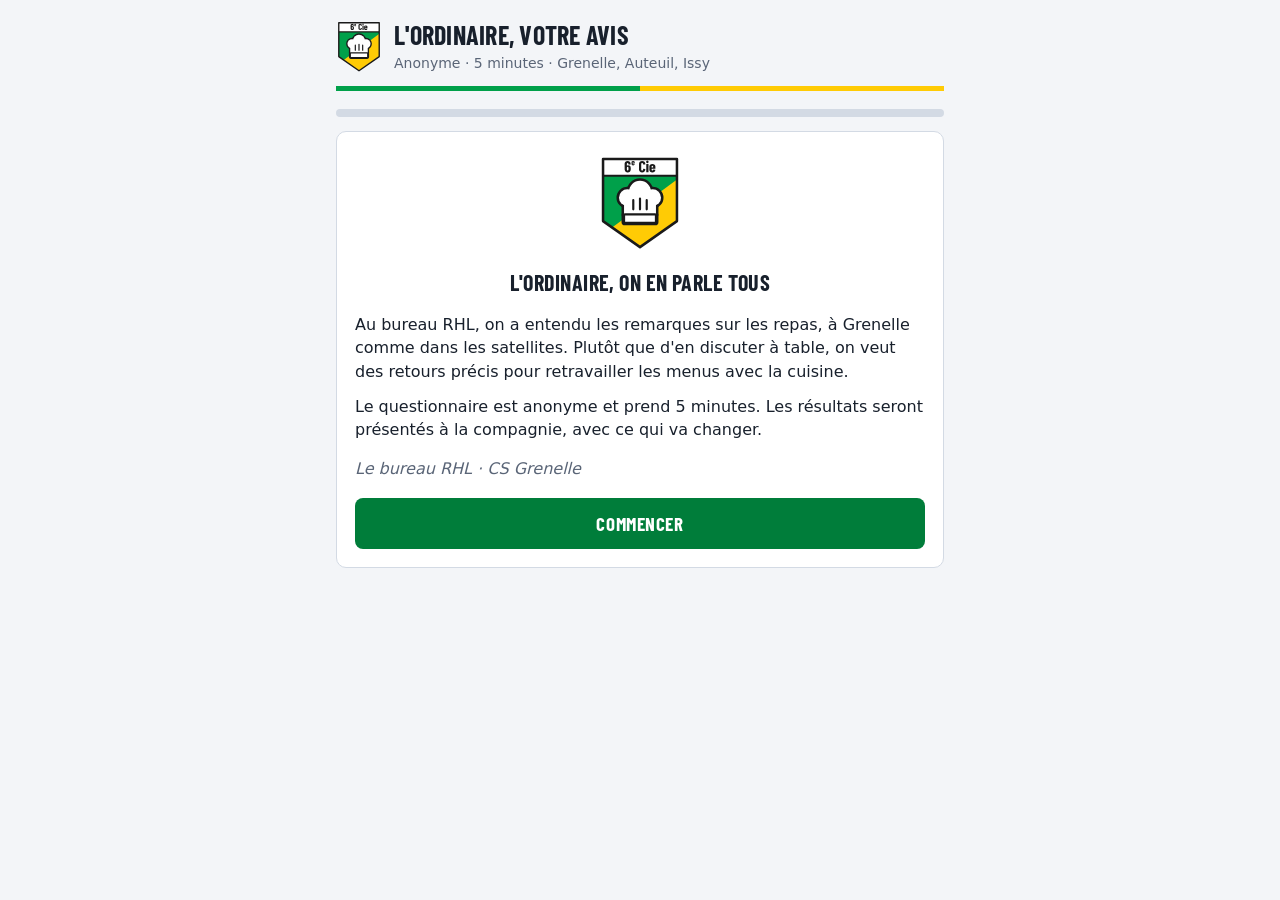
<file: public/index.html>
<!doctype html>
<html lang="fr">
<head>
<meta charset="utf-8">
<meta name="viewport" content="width=device-width,initial-scale=1">
<title>Questionnaire ordinaire</title>
<link rel="icon" href="logo.svg" type="image/svg+xml">
<link rel="apple-touch-icon" href="icone-180.png">
<meta name="theme-color" content="#00a04a">
<link rel="stylesheet" href="style.css">
<style>
.etape{display:flex;justify-content:space-between;color:var(--muted);font-size:13px;margin:-6px 0 12px}
.menu{border:1px solid var(--line);border-radius:12px;padding:12px;margin-top:4px}
.menu h3{font-size:13px;color:var(--muted);text-transform:uppercase;letter-spacing:.05em;margin:12px 0 8px}
.menu h3:first-child{margin-top:0}
.plat{border:1.5px solid var(--line);background:transparent;color:var(--ink);border-radius:10px;padding:8px 11px;font:inherit;font-size:14px;cursor:pointer;-webkit-tap-highlight-color:transparent;text-align:left}
.plat.plus{background:#e3f3e9;border-color:var(--ok);color:#174d2e}
.plat.moins{background:var(--bad-soft);border-color:var(--bad);color:var(--bad);text-decoration:line-through}
@media (prefers-color-scheme:dark){.plat.plus{background:#163223;color:#9fe0b8}}
.menu .row{margin-top:14px;border-top:1px solid var(--line);padding-top:12px}
.champ{width:100%;border:1.5px solid var(--line);border-radius:10px;padding:10px;font:inherit;background:transparent;color:var(--ink);margin-bottom:8px}
.welcome p{margin:0 0 12px}
.welcome .logo-accueil{display:block;width:84px;height:auto;margin:4px auto 14px}
.welcome h2{text-align:center;margin-bottom:14px}
.welcome .signature{color:var(--muted);font-style:italic;margin:16px 0 18px}
</style>
</head>
<body>
<div class="wrap">
  <header class="top">
    <img class="logo" src="logo.svg" alt="" width="46" height="54">
    <div><h1>L'ordinaire, votre avis</h1><p class="sub">Anonyme · 5 minutes · Grenelle, Auteuil, Issy</p></div>
  </header>
  <div class="prog"><i id="prog"></i></div>
  <main id="app"></main>
</div>
<script src="config.js"></script>
<script>
const R = {}; let etape = -1;
const app = document.getElementById("app");
const deja = (() => { try { return localStorage.getItem("ordinaire_repondu") } catch { return null } })();
const ENCOURAGE = [];

const ok = s => !s.show || s.show(R);
const etapes = () => SECTIONS.filter(ok);
function el(tag, cls, txt){ const e = document.createElement(tag); if (cls) e.className = cls; if (txt != null) e.textContent = txt; return e }
function pill(label, on, fn, cls = "opt"){ const b = el("button", cls + (on ? " on" : ""), label); b.type = "button"; b.onclick = fn; return b }

function rendreQuestion(q){
  const box = el("div", "q");
  const t = el("div", "qt", q.t); if (q.req) t.appendChild(el("span", "req", " *"));
  box.appendChild(t);
  if (q.type === "radio") {
    const o = el("div", "opts");
    q.o.forEach(x => o.appendChild(pill(x, R[q.id] === x, () => { R[q.id] = R[q.id] === x ? undefined : x; rendre() })));
    box.appendChild(o);
  } else if (q.type === "check") {
    const o = el("div", "opts"), cur = R[q.id] || [];
    q.o.forEach(x => o.appendChild(pill(x, cur.includes(x), () => {
      let v = R[q.id] || [];
      if (v.includes(x)) v = v.filter(y => y !== x);
      else v = x === q.x ? [x] : [...v.filter(y => y !== q.x), x];
      R[q.id] = v; rendre();
    })));
    box.appendChild(o);
  } else if (q.type === "notes") {
    const cur = R[q.id] || {};
    q.c.forEach(c => {
      const row = el("div", "row"); row.appendChild(el("span", "", c));
      const s = el("div", "scale");
      [1,2,3,4,5].forEach(n => s.appendChild(pill(String(n), cur[c] === n, () => { R[q.id] = { ...(R[q.id]||{}), [c]: n }; rendre() })));
      row.appendChild(s); box.appendChild(row);
    });
  } else if (q.type === "scale10") {
    const s = el("div", "scale10");
    for (let n = 1; n <= 10; n++) s.appendChild(pill(String(n), R[q.id] === n, () => { R[q.id] = n; rendre() }));
    box.appendChild(s);
  } else if (q.type === "menu") {
    const cur = R[q.id] || { plus: [], moins: [] };
    const m = el("div", "menu");
    [["☀️ Midi", q.midi], ["🌙 Soir", q.soir]].forEach(([titre, plats]) => {
      m.appendChild(el("h3", "", titre));
      const o = el("div", "opts");
      plats.forEach(p => {
        const etat = cur.plus.includes(p) ? "plus" : cur.moins.includes(p) ? "moins" : "";
        const b = el("button", "plat " + etat, (etat === "plus" ? "👍 " : etat === "moins" ? "👎 " : "") + p);
        b.type = "button";
        b.onclick = () => {
          const v = { note: cur.note, plus: cur.plus.filter(x => x !== p), moins: cur.moins.filter(x => x !== p) };
          if (etat === "") v.plus.push(p); else if (etat === "plus") v.moins.push(p);
          R[q.id] = v; rendre();
        };
        o.appendChild(b);
      });
      m.appendChild(o);
    });
    const row = el("div", "row"); row.appendChild(el("span", "", "Note de la semaine"));
    const s = el("div", "scale");
    [1,2,3,4,5].forEach(n => s.appendChild(pill(String(n), cur.note === n, () => { R[q.id] = { ...cur, note: n }; rendre() })));
    row.appendChild(s); m.appendChild(row);
    box.appendChild(m);
  } else if (q.type === "multitext") {
    const cur = R[q.id] || {};
    q.c.forEach(c => {
      const inp = el("input"); inp.type = "text"; inp.placeholder = c; inp.value = cur[c] || ""; inp.maxLength = 200; inp.className = "champ";
      inp.oninput = () => { const v = { ...(R[q.id] || {}) }; if (inp.value.trim()) v[c] = inp.value; else delete v[c]; R[q.id] = Object.keys(v).length ? v : undefined };
      box.appendChild(inp);
    });
  } else {
    const ta = el("textarea"); ta.value = R[q.id] || ""; ta.maxLength = 1000; ta.placeholder = "Facultatif";
    ta.oninput = () => { R[q.id] = ta.value };
    box.appendChild(ta);
  }
  return box;
}

const vide = v => v == null || v === "" || (Array.isArray(v) && !v.length);
function manquants(sec){ return sec.qs.filter(q => q.req && ok(q) && vide(R[q.id])) }

function accueil(){
  document.getElementById("prog").style.width = "0%";
  app.innerHTML = `<section class="card welcome">
    <img class="logo-accueil" src="logo.svg" alt="Ordinaire 6e compagnie">
    <h2>L'ordinaire, on en parle tous</h2>
    <p>Au bureau RHL, on a entendu les remarques sur les repas, à Grenelle comme dans les satellites. Plutôt que d'en discuter à table, on veut des retours précis pour retravailler les menus avec la cuisine.</p>
    <p>Le questionnaire est anonyme et prend 5 minutes. Les résultats seront présentés à la compagnie, avec ce qui va changer.</p>
    <p class="signature">Le bureau RHL · CS Grenelle</p>
    <button class="btn pri" id="go" style="width:100%">Commencer</button></section>`;
  document.getElementById("go").onclick = () => { etape = 0; rendre(); scrollTo(0, 0) };
}

function rendre(msg){
  const y = window.scrollY;
  const E = etapes(); if (etape >= E.length) etape = E.length - 1;
  app.innerHTML = "";
  document.getElementById("prog").style.width = ((etape + 1) / (E.length + 1) * 100) + "%";
  const info = el("div", "etape"); info.appendChild(el("span", "", `Étape ${etape + 1} / ${E.length}`)); info.appendChild(el("span", "", ENCOURAGE[Math.min(etape, ENCOURAGE.length - 1)] || ""));
  app.appendChild(info);
  const sec = E[etape];
  const card = el("section", "card");
  card.appendChild(el("h2", "", sec.titre));
  if (sec.intro) card.appendChild(el("p", "intro", sec.intro));
  sec.qs.filter(ok).forEach(q => card.appendChild(rendreQuestion(q)));
  if (msg) card.appendChild(el("div", "err", msg));
  app.appendChild(card);
  const bar = el("div", "bar");
  if (etape > 0) { const p = el("button", "btn sec", "Précédent"); p.onclick = () => { etape--; rendre(); scrollTo(0,0) }; bar.appendChild(p) }
  const fin = etape === E.length - 1;
  const n = el("button", "btn pri", fin ? "Envoyer ✓" : "Suivant");
  n.onclick = () => {
    if (manquants(sec).length) return rendre("Merci de répondre aux questions marquées *.");
    if (fin) return envoyer(n);
    etape++; rendre(); scrollTo(0,0);
  };
  bar.appendChild(n); app.appendChild(bar);
  window.scrollTo(0, y);
}

async function envoyer(btn){
  btn.disabled = true; btn.textContent = "Envoi…";
  const data = {};
  etapes().forEach(s => s.qs.forEach(q => { if (ok(q) && !vide(R[q.id])) data[q.id] = R[q.id] }));
  try {
    const r = await fetch("/api/reponse", { method: "POST", headers: { "content-type": "application/json" }, body: JSON.stringify(data) });
    if (!r.ok) throw new Error((await r.json()).erreur || "Erreur");
    try { localStorage.setItem("ordinaire_repondu", "1") } catch {}
    merci();
  } catch (e) { btn.disabled = false; btn.textContent = "Envoyer ✓"; rendre("Envoi impossible (" + e.message + "). Vérifiez le réseau et réessayez."); }
}

function merci(){
  document.getElementById("prog").style.width = "100%";
  app.innerHTML = '<section class="card center"><h2>Merci, c\'est enregistré</h2><p class="intro">Les résultats seront présentés à la compagnie, avec ce qui change dans les menus.</p><p class="intro"><i>Le bureau RHL</i></p></section>';
}

if (deja) app.innerHTML = '<section class="card center"><h2>Vous avez déjà répondu 👍</h2><p class="intro">Merci pour votre participation.</p><button class="btn sec" id="re">Répondre à nouveau</button></section>', document.getElementById("re").onclick = accueil;
else accueil();
</script>
</body>
</html>
</file>
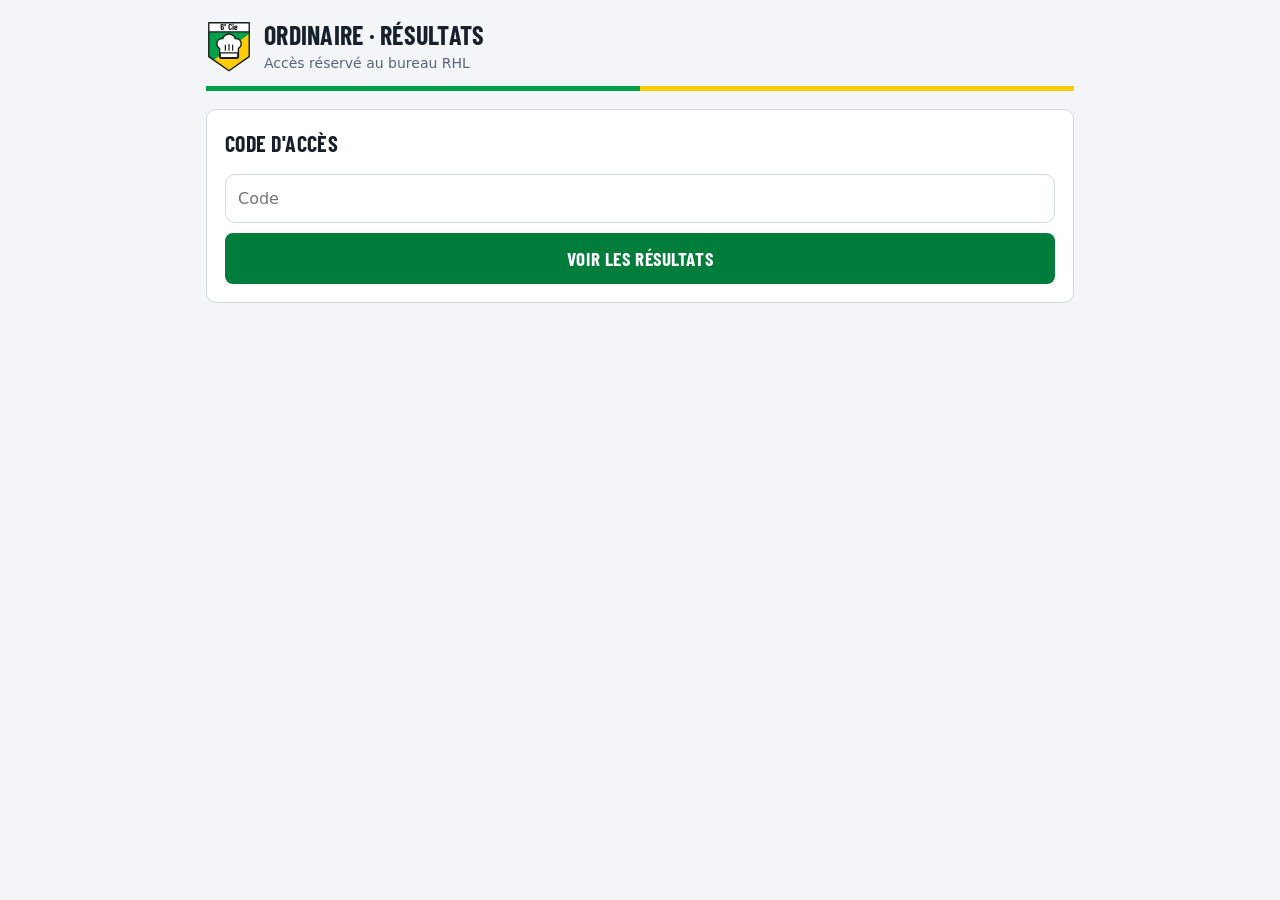
<file: public/stats.html>
<!doctype html>
<html lang="fr">
<head>
<meta charset="utf-8">
<meta name="viewport" content="width=device-width,initial-scale=1">
<meta name="robots" content="noindex">
<title>Résultats ordinaire</title>
<link rel="icon" href="logo.svg" type="image/svg+xml">
<link rel="apple-touch-icon" href="icone-180.png">
<meta name="theme-color" content="#00a04a">
<link rel="stylesheet" href="style.css">
<style>
.wrap{max-width:900px}
.kpis{display:grid;grid-template-columns:repeat(auto-fit,minmax(150px,1fr));gap:10px;margin-bottom:14px}
.kpi{background:var(--card);border:1px solid var(--line);border-radius:14px;padding:14px}
.kpi b{display:block;font-size:28px;line-height:1.1}
.kpi span{color:var(--muted);font-size:13px}
.filtres{display:flex;flex-wrap:wrap;gap:8px;margin-bottom:14px}
table{width:100%;border-collapse:collapse;font-size:14px}
th,td{padding:8px 6px;text-align:center;border-bottom:1px solid var(--line)}
th:first-child,td:first-child{text-align:left}
th{color:var(--muted);font-weight:600;font-size:12px}
td.n{font-weight:700;border-radius:6px}
.scroll{overflow-x:auto}
.b{margin:6px 0}
.b .l{display:flex;justify-content:space-between;font-size:14px;margin-bottom:3px}
.b .l em{color:var(--muted);font-style:normal}
.b .t{height:10px;background:var(--line);border-radius:5px;overflow:hidden}
.b .t i{display:block;height:100%;background:var(--accent)}
ul.txt{margin:0;padding-left:18px;font-size:14px}
ul.txt li{margin:6px 0}
ul.txt small{color:var(--muted)}
.leg{color:var(--muted);font-size:12px;margin-top:8px}
input[type=password]{width:100%;padding:12px;border:1.5px solid var(--line);border-radius:10px;font:inherit;background:transparent;color:var(--ink);margin:10px 0}
</style>
</head>
<body>
<div class="wrap">
  <header class="top">
    <img class="logo" src="logo.svg" alt="" width="46" height="54">
    <div><h1>Ordinaire · résultats</h1><p class="sub" id="maj">Accès réservé au bureau RHL</p></div>
  </header>
  <main id="app"></main>
</div>
<script src="config.js"></script>
<script>
const app = document.getElementById("app");
let DATA = [], FILTRE = "Tous";
const Q = {}; SECTIONS.forEach(s => s.qs.forEach(q => Q[q.id] = q));
const esc = s => String(s).replace(/[&<>"]/g, c => ({ "&":"&amp;","<":"&lt;",">":"&gt;",'"':"&quot;" }[c]));
const moy = a => a.length ? a.reduce((x, y) => x + y, 0) / a.length : null;
const fmt = (v, d = 1) => v == null ? "–" : v.toFixed(d).replace(".", ",");
function couleur(v, max = 5){ if (v == null) return ""; const r = v / max; return r >= .7 ? "var(--ok)" : r >= .5 ? "var(--warn)" : "var(--bad)" }

function login(msg){
  app.innerHTML = `<section class="card"><h2>Code d'accès</h2><input type="password" id="code" placeholder="Code" autocomplete="current-password" autocapitalize="off" autocorrect="off" spellcheck="false"><button class="btn pri" id="go" style="width:100%">Voir les résultats</button>${msg ? `<div class="err">${esc(msg)}</div>` : ""}</section>`;
  const go = () => charger(document.getElementById("code").value);
  document.getElementById("go").onclick = go;
  document.getElementById("code").onkeydown = e => { if (e.key === "Enter") go() };
}

async function charger(code){
  try {
    const r = await fetch("/api/reponses", { headers: { "x-code": encodeURIComponent(code.trim()) } });
    if (r.status === 401) { try { sessionStorage.removeItem("code") } catch {} return login((await r.json().catch(() => ({}))).erreur || "Code incorrect."); }
    if (!r.ok) throw new Error(r.status);
    DATA = await r.json();
    try { sessionStorage.setItem("code", code) } catch {}
    document.getElementById("maj").textContent = "Mis à jour le " + new Date().toLocaleString("fr-FR");
    rendre();
  } catch (e) { login("Erreur de chargement (" + e.message + ")."); }
}

function barres(q, rows){
  const n = rows.filter(r => r[q.id] != null).length;
  if (!n) return "<p class='intro'>Pas encore de réponse.</p>";
  const cpt = {}; q.o.forEach(o => cpt[o] = 0);
  rows.forEach(r => [].concat(r[q.id] ?? []).forEach(v => { if (v in cpt) cpt[v]++ }));
  const ordre = q.type === "check" ? Object.entries(cpt).sort((a, b) => b[1] - a[1]) : Object.entries(cpt);
  return ordre.map(([o, c]) => { const p = c / n * 100; return `<div class="b"><div class="l"><span>${esc(o)}</span><em>${c} · ${Math.round(p)} %</em></div><div class="t"><i style="width:${p}%"></i></div></div>` }).join("")
    + `<p class="leg">${n} répondant${n > 1 ? "s" : ""}${q.type === "check" ? " · plusieurs choix possibles" : ""}</p>`;
}

function comptePlats(qs, rows){
  const m = {};
  qs.forEach(q => rows.forEach(r => {
    (r[q.id]?.plus || []).forEach(p => { (m[p] ??= { p: 0, m: 0 }).p++ });
    (r[q.id]?.moins || []).forEach(p => { (m[p] ??= { p: 0, m: 0 }).m++ });
  }));
  return Object.entries(m).map(([nom, v]) => ({ nom, ...v, net: v.p - v.m }));
}
function lignePlat(x, max){
  const w = v => (v / max * 100) + "%";
  return `<div class="b"><div class="l"><span>${esc(x.nom)}</span><em>👍 ${x.p} · 👎 ${x.m}</em></div>
    <div class="t" style="display:flex"><i style="width:${w(x.p)};background:var(--ok)"></i><i style="width:${w(x.m)};background:var(--bad)"></i></div></div>`;
}
function topPlats(rows){
  const l = comptePlats(SECTIONS.flatMap(s => s.qs).filter(q => q.type === "menu"), rows);
  if (!l.length) return "<p class='intro'>Pas encore de réponse.</p>";
  const max = Math.max(...l.map(x => x.p + x.m));
  const haut = [...l].sort((a, b) => b.net - a.net).filter(x => x.net > 0).slice(0, 8);
  const bas = [...l].sort((a, b) => a.net - b.net).filter(x => x.net < 0).slice(0, 8);
  return `<h3 style="font-size:15px;margin:6px 0">À garder / voir plus souvent</h3>${haut.map(x => lignePlat(x, max)).join("") || "<p class='intro'>–</p>"}
    <h3 style="font-size:15px;margin:16px 0 6px">À retirer</h3>${bas.map(x => lignePlat(x, max)).join("") || "<p class='intro'>–</p>"}`;
}
function menuStats(q, rows){
  const notes = rows.map(r => r[q.id]?.note).filter(Number.isFinite);
  const n = moy(notes);
  const l = comptePlats([q], rows);
  const max = Math.max(1, ...l.map(x => x.p + x.m));
  const bloc = (titre, plats) => `<h3 style="font-size:13px;color:var(--muted);margin:14px 0 4px">${titre}</h3>` +
    plats.map(p => lignePlat(l.find(x => x.nom === p) || { nom: p, p: 0, m: 0 }, max)).join("");
  return `<p style="margin:0">Note moyenne : <b style="color:${couleur(n)}">${fmt(n)} / 5</b> <small style="color:var(--muted)">(${notes.length} notes)</small></p>` + bloc("☀️ Midi", q.midi) + bloc("🌙 Soir", q.soir);
}

function comparatif(){
  const centres = CENTRES.filter(c => DATA.some(r => r.cs === c));
  let h = `<div class="scroll"><table><tr><th>Critère</th>${centres.map(c => `<th>${esc(c.replace("-les-Moulineaux", ""))}</th>`).join("")}<th>Tous</th></tr>`;
  SECTIONS.find(s => s.id === "notes").qs.forEach(q => q.c.forEach(c => {
    if (!DATA.some(r => Number.isFinite(r[q.id]?.[c]))) return;
    const cell = rows => { const v = moy(rows.map(r => r[q.id]?.[c]).filter(Number.isFinite)); return `<td class="n" style="color:${couleur(v)}">${fmt(v)}</td>` };
    h += `<tr><td>${esc(q.t)} · ${esc(c)}</td>${centres.map(cs => cell(DATA.filter(r => r.cs === cs))).join("")}${cell(DATA)}</tr>`;
  }));
  SECTIONS.flatMap(s => s.qs).filter(q => q.type === "menu").forEach(q => {
    if (!DATA.some(r => Number.isFinite(r[q.id]?.note))) return;
    const cell = rows => { const v = moy(rows.map(r => r[q.id]?.note).filter(Number.isFinite)); return `<td class="n" style="color:${couleur(v)}">${fmt(v)}</td>` };
    h += `<tr><td>Menu · ${esc(q.t)}</td>${centres.map(cs => cell(DATA.filter(r => r.cs === cs))).join("")}${cell(DATA)}</tr>`;
  });
  const g = rows => { const v = moy(rows.map(r => r.global).filter(Number.isFinite)); return `<td class="n" style="color:${couleur(v, 10)}">${fmt(v)}</td>` };
  h += `<tr><td><b>Note globale /10</b></td>${centres.map(cs => g(DATA.filter(r => r.cs === cs))).join("")}${g(DATA)}</tr>`;
  h += `<tr><td>Réponses</td>${centres.map(cs => `<td>${DATA.filter(r => r.cs === cs).length}</td>`).join("")}<td>${DATA.length}</td></tr></table></div>`;
  return h + `<p class="leg">Moyenne sur 5 (note globale sur 10). Vert ≥ 70 %, orange ≥ 50 %, rouge en dessous.</p>`;
}

function rendre(){
  const rows = FILTRE === "Tous" ? DATA : DATA.filter(r => r.cs === FILTRE);
  const g = moy(rows.map(r => r.global).filter(Number.isFinite));
  const pct = (f, t) => { const a = rows.filter(f); return a.length ? a.filter(t).length / a.length * 100 : null };
  const faim = pct(r => r.faim, r => r.faim !== "Jamais");
  const notesChaud = rows.flatMap(r => ["n_dej", "n_din"].map(k => r[k]?.["Chaud à l'arrivée"])).filter(Number.isFinite);
  const froid = notesChaud.length ? notesChaud.filter(v => v <= 2).length / notesChaud.length * 100 : null;
  let h = `<div class="filtres">${["Tous", ...CENTRES].map(c => `<button class="opt${c === FILTRE ? " on" : ""}" data-f="${esc(c)}">${esc(c)}</button>`).join("")}
    <button class="opt" id="csv">Export CSV</button><button class="opt" id="maj2">Actualiser</button></div>
  <div class="kpis">
    <div class="kpi"><b>${rows.length}</b><span>réponses</span></div>
    <div class="kpi"><b style="color:${couleur(g, 10)}">${fmt(g)}</b><span>note globale /10</span></div>
    <div class="kpi"><b>${faim == null ? "–" : Math.round(faim) + " %"}</b><span>restent parfois ou souvent sur leur faim</span></div>
    <div class="kpi"><b>${froid == null ? "–" : Math.round(froid) + " %"}</b><span>notes « chaud à l’arrivée » ≤ 2/5</span></div>
  </div>`;
  if (DATA.length) h += `<section class="card"><h2>Comparatif par centre</h2><p class="intro">C'est le tableau clé : il montre si l'écart vient des satellites (transport, quantités envoyées) ou des recettes elles-mêmes.</p>${comparatif()}</section>`;
  if (rows.length) h += `<section class="card"><h2>🏆 Plats les plus aimés / rejetés</h2><p class="intro">Toutes semaines confondues, classés par 👍 moins 👎.</p>${topPlats(rows)}</section>`;
  SECTIONS.forEach(s => s.qs.forEach(q => {
    if (q.type === "menu") h += `<section class="card"><h2>🗓️ ${esc(q.t)}</h2>${menuStats(q, rows)}</section>`;
    if (["radio", "check"].includes(q.type) && q.id !== "cs") h += `<section class="card"><h2>${esc(q.t)}</h2>${barres(q, rows)}</section>`;
    if (q.type === "multitext") {
      const t = rows.filter(r => r[q.id]).slice().reverse();
      h += `<section class="card"><h2>${esc(q.t)}</h2>${t.length ? `<ul class="txt">${t.map(r => `<li>${q.c.map(c => `<b>${esc(c)} :</b> ${esc(r[q.id][c] || "–")}`).join(" · ")} <small>· ${esc(r.cs)}</small></li>`).join("")}</ul>` : "<p class='intro'>Pas encore de réponse.</p>"}</section>`;
    }
    if (q.type === "text") {
      const t = rows.filter(r => r[q.id]).slice().reverse();
      h += `<section class="card"><h2>${esc(q.t)}</h2>${t.length ? `<ul class="txt">${t.map(r => `<li>${esc(r[q.id])} <small>· ${esc(r.cs)}</small></li>`).join("")}</ul>` : "<p class='intro'>Pas encore de réponse.</p>"}</section>`;
    }
  }));
  app.innerHTML = h;
  app.querySelectorAll("[data-f]").forEach(b => b.onclick = () => { FILTRE = b.dataset.f; rendre() });
  document.getElementById("csv").onclick = exporter;
  document.getElementById("maj2").onclick = () => { let c = ""; try { c = sessionStorage.getItem("code") } catch {} charger(c) };
}

function exporter(){
  const cols = ["date"];
  SECTIONS.forEach(s => s.qs.forEach(q => q.type === "notes" ? q.c.forEach(c => cols.push(q.t + " - " + c))
    : q.type === "multitext" ? q.c.forEach(c => cols.push(q.t + " - " + c))
    : q.type === "menu" ? cols.push(q.t + " - note", q.t + " - aimés", q.t + " - à retirer") : cols.push(q.t)));
  const lignes = DATA.map(r => {
    const l = [new Date(r.ts).toLocaleString("fr-FR")];
    SECTIONS.forEach(s => s.qs.forEach(q => {
      if (q.type === "notes") q.c.forEach(c => l.push(r[q.id]?.[c] ?? ""));
      else if (q.type === "multitext") q.c.forEach(c => l.push(r[q.id]?.[c] ?? ""));
      else if (q.type === "menu") l.push(r[q.id]?.note ?? "", (r[q.id]?.plus || []).join(" | "), (r[q.id]?.moins || []).join(" | "));
      else l.push(Array.isArray(r[q.id]) ? r[q.id].join(" | ") : (r[q.id] ?? ""));
    }));
    return l;
  });
  const csv = "﻿" + [cols, ...lignes].map(l => l.map(v => `"${String(v).replace(/"/g, '""')}"`).join(";")).join("\r\n");
  const a = document.createElement("a");
  a.href = URL.createObjectURL(new Blob([csv], { type: "text/csv;charset=utf-8" }));
  a.download = "questionnaire-ordinaire-" + new Date().toISOString().slice(0, 10) + ".csv";
  a.click();
}

let c = null; try { c = sessionStorage.getItem("code") } catch {}
c ? charger(c) : login();
</script>
</body>
</html>
</file>
<file: public/style.css>
/* Questionnaire ordinaire — couleurs de la 6e compagnie (vert, jaune, noir), comme l'appli chambres d'hôtes. */
@font-face { font-family: "Barlow Condensed"; font-weight: 600; font-display: swap; src: url(fonts/BarlowCondensed-SemiBold.ttf) format("truetype"); }
@font-face { font-family: "Barlow Condensed"; font-weight: 700; font-display: swap; src: url(fonts/BarlowCondensed-Bold.ttf) format("truetype"); }
:root{
  --vert:#00a04a;--jaune:#ffcb05;--noir:#1a1a1a;
  --bg:#f3f5f8;--card:#fff;--ink:#18202c;--muted:#5a6577;--line:#d3dae4;
  --accent:#007d3a;--accent-soft:#dcf1e3;--on-accent:#fff;
  --ok:#1d7a46;--warn:#9a6400;--bad:#b42d22;--bad-soft:#f6e3e1;
  --f-display:"Barlow Condensed","Roboto Condensed","Arial Narrow",system-ui,sans-serif;
  color-scheme:light
}
@media (prefers-color-scheme:dark){:root{
  --bg:#12161d;--card:#1a2029;--ink:#e6eaf0;--muted:#9aa5b5;--line:#313b48;
  --accent:#3dd17e;--accent-soft:#15301f;--on-accent:#0b1a10;
  --ok:#5cc98a;--warn:#e6b04f;--bad:#ec6a5e;--bad-soft:#3a2224;color-scheme:dark}}
*{box-sizing:border-box}
body{margin:0;background:var(--bg);color:var(--ink);font:16px/1.45 system-ui,-apple-system,"Segoe UI",Roboto,sans-serif}
.wrap{max-width:640px;margin:0 auto;padding:16px 16px 96px}
header.top{display:flex;align-items:center;gap:12px;margin:4px 0 18px;padding-bottom:12px;border-bottom:5px solid;border-image:linear-gradient(90deg,var(--vert) 0 50%,var(--jaune) 50% 100%) 1}
header.top .logo{width:46px;height:auto;flex:none}
h1{font-family:var(--f-display);font-weight:700;font-size:26px;line-height:1.05;margin:0;text-transform:uppercase;letter-spacing:.01em}
.sub{color:var(--muted);font-size:14px;margin:4px 0 0}
.card{background:var(--card);border:1px solid var(--line);border-radius:10px;padding:18px;margin-bottom:14px}
h2{font-family:var(--f-display);font-weight:700;font-size:22px;text-transform:uppercase;letter-spacing:.02em;margin:0 0 4px}
.intro{color:var(--muted);font-size:14px;margin:0 0 10px}
.q{padding:14px 0;border-top:1px solid var(--line)}
.q:first-of-type{border-top:0}
.qt{font-weight:600;margin-bottom:10px}
.qt .req{color:var(--bad)}
.opts{display:flex;flex-wrap:wrap;gap:8px}
.opt{border:1.5px solid var(--line);background:transparent;color:var(--ink);border-radius:999px;padding:9px 14px;font:inherit;font-size:15px;cursor:pointer;-webkit-tap-highlight-color:transparent}
.opt.on{background:var(--accent);border-color:var(--accent);color:var(--on-accent);font-weight:600}
.row{display:flex;align-items:center;justify-content:space-between;gap:8px;margin:8px 0}
.row span{font-size:15px}
.scale{display:flex;gap:6px}
.scale .opt{width:40px;height:40px;padding:0;display:grid;place-items:center}
.scale10{display:grid;grid-template-columns:repeat(5,1fr);gap:6px}
.scale10 .opt{padding:10px 0}
textarea{width:100%;min-height:72px;border:1.5px solid var(--line);border-radius:8px;padding:10px;font:inherit;background:transparent;color:var(--ink);resize:vertical}
.bar{position:sticky;bottom:0;background:var(--bg);padding:12px 0;display:flex;gap:10px}
.btn{flex:1;border:0;border-radius:8px;padding:14px;font-family:var(--f-display);font-size:19px;font-weight:700;text-transform:uppercase;letter-spacing:.03em;cursor:pointer}
.btn.pri{background:var(--accent);color:var(--on-accent)}
.btn.sec{background:var(--card);color:var(--ink);border:1px solid var(--line)}
.btn:disabled{opacity:.5}
.prog{height:8px;background:var(--line);border-radius:6px;overflow:hidden;margin-bottom:14px}
.prog i{display:block;height:100%;background:linear-gradient(90deg,var(--vert),var(--jaune));transition:width .25s}
.err{color:var(--bad);font-size:14px;margin-top:8px}
.center{text-align:center}
.big{font-size:42px;margin:6px 0}
</file>
